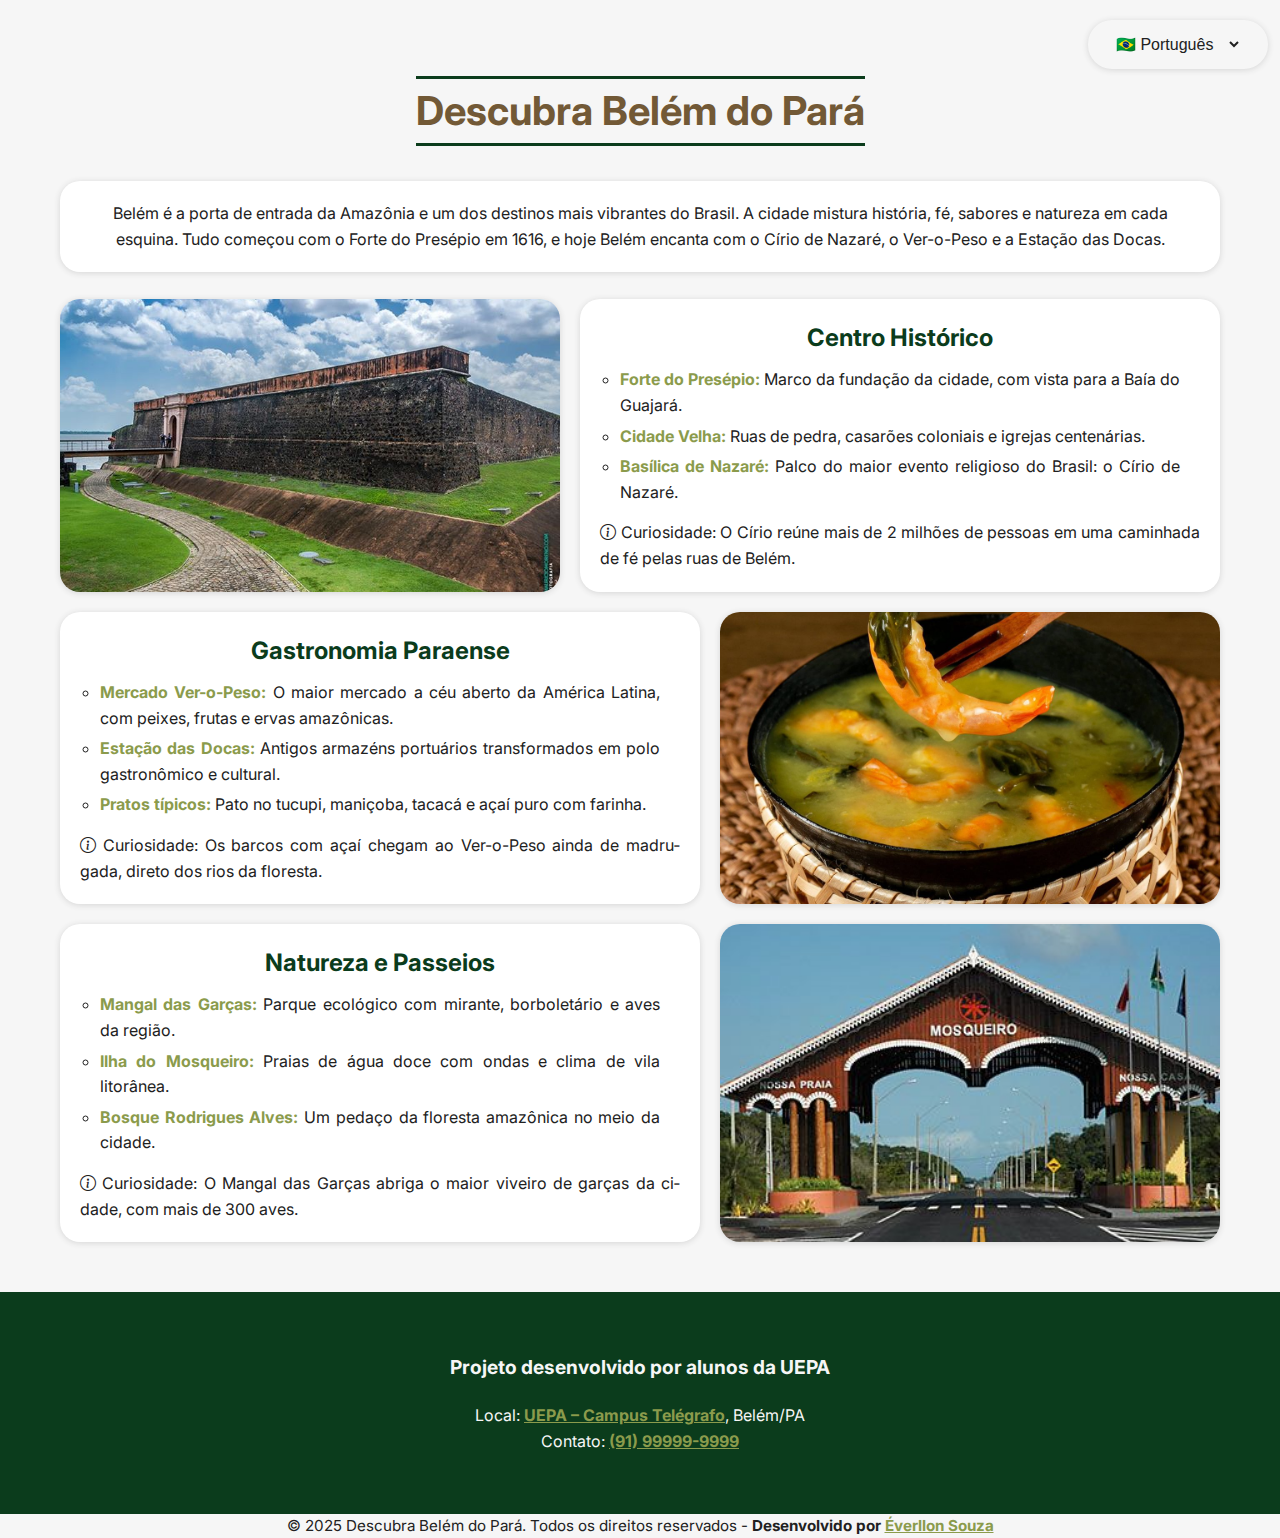
<file: index.html>
<!DOCTYPE html>
<html lang="pt-br">
<head>
  <meta charset="UTF-8">
  <meta name="viewport" content="width=device-width, initial-scale=1.0">
  <title>Descubra Belém do Pará</title>

  <!-- Link para o CSS -->
  <link rel="stylesheet" href="styles/style.css">

  <!-- Favicon -->
  <link rel="icon" type="image/png" href="img/logo-favicon.png">

  <!-- CDN Bootstrap Icons -->
  <link rel="stylesheet" href="https://cdn.jsdelivr.net/npm/bootstrap-icons@1.5.0/font/bootstrap-icons.css">

</head>
<body>

  <!-- 🌍 Seletor de Idioma -->
  <div id="seletor-idioma" class="container_seletor-idioma">
    <select id="idioma" onchange="mudarIdioma(this.value)">
      <option value="index.html">🇧🇷 Português</option>
      <option value="index-en.html">🇺🇸 English</option>
      <option value="index-es.html">🇪🇸 Español</option>
      <option value="index-zh.html">🇨🇳 中文</option>
    </select>
  </div>

  <!-- HEADER -->
  <header class="container">
    <h1>Descubra Belém do Pará</h1>

    <p>
      Belém é a porta de entrada da Amazônia e um dos destinos mais vibrantes do Brasil.  
      A cidade mistura história, fé, sabores e natureza em cada esquina.  
      Tudo começou com o Forte do Presépio em 1616, e hoje Belém encanta com o Círio de Nazaré, o Ver-o-Peso e a Estação das Docas.
    </p>
  </header>

  <!-- ATRATIVOS TURÍSTICOS -->
  <main class="container">
    <!-- IMG 1 -->
    <section class="image-card1"></section>
    <!-- imagem do forte do presépio aparecerá -->
    </section>

    <!-- CARD 1 -->
    <section class="atrativo">
      <h2>Centro Histórico</h2>

      <ul>
        <li><strong>Forte do Presépio:</strong> Marco da fundação da cidade, com vista para a Baía do Guajará.</li>
        <li><strong>Cidade Velha:</strong> Ruas de pedra, casarões coloniais e igrejas centenárias.</li>
        <li><strong>Basílica de Nazaré:</strong> Palco do maior evento religioso do Brasil: o Círio de Nazaré.</li>
      </ul>

      <p><i class="bi bi-info-circle"></i> Curiosidade: O Círio reúne mais de 2 milhões de pessoas em uma caminhada de fé pelas ruas de Belém.</p>
    </section>

    <!-- CARD 2 -->
    <section class="atrativo">
      <h2>Gastronomia Paraense</h2>

      <ul>
        <li><strong>Mercado Ver-o-Peso:</strong> O maior mercado a céu aberto da América Latina, com peixes, frutas e ervas amazônicas.</li>
        <li><strong>Estação das Docas:</strong> Antigos armazéns portuários transformados em polo gastronômico e cultural.</li>
        <li><strong>Pratos típicos:</strong> Pato no tucupi, maniçoba, tacacá e açaí puro com farinha.</li>
      </ul>

      <p><i class="bi bi-info-circle"></i> Curiosidade: Os barcos com açaí chegam ao Ver-o-Peso ainda de madrugada, direto dos rios da floresta.</p>
    </section>

    <!-- IMG 2  -->
    <section class="image-card2"></section>
      <!-- imagem do tacacá aparecerá -->
    </section>

    <!-- CARD 3 -->
    <section class="atrativo">
      <h2>Natureza e Passeios</h2>

      <ul>
        <li><strong>Mangal das Garças:</strong> Parque ecológico com mirante, borboletário e aves da região.</li>
        <li><strong>Ilha do Mosqueiro:</strong> Praias de água doce com ondas e clima de vila litorânea.</li>
        <li><strong>Bosque Rodrigues Alves:</strong> Um pedaço da floresta amazônica no meio da cidade.</li>
      </ul>

      <p><i class="bi bi-info-circle"></i> Curiosidade: O Mangal das Garças abriga o maior viveiro de garças da cidade, com mais de 300 aves.</p>
    </section>

    <!-- IMG 3 -->
    <section class="image-card3">
      <!-- imagem do mangal aparecerá -->
    </section>

  </main>

  <!-- FOOTER -->
  <footer>
    <h3>Projeto desenvolvido por alunos da UEPA</h3>

    <p>Local: <a href="https://www.google.com/maps?q=UEPA+Telegrafo" target="_blank">UEPA – Campus Telégrafo</a>, Belém/PA</p>

    <p>Contato: <a href="https://wa.me/5591999999999" target="_blank">(91) 99999-9999</a></p>
  </footer>

  <span>
    <p>
      © 2025 Descubra Belém do Pará. Todos os direitos reservados - <strong>Desenvolvido por <a href="https://github.com/deveverllon">Éverllon Souza</a></strong>
    </p>
  </span>

  <!-- JS: Redirecionamento de idioma -->
  <script>
    function mudarIdioma(pagina) {
      window.location.href = pagina;
    }
  </script>

</body>
</html>
</file>
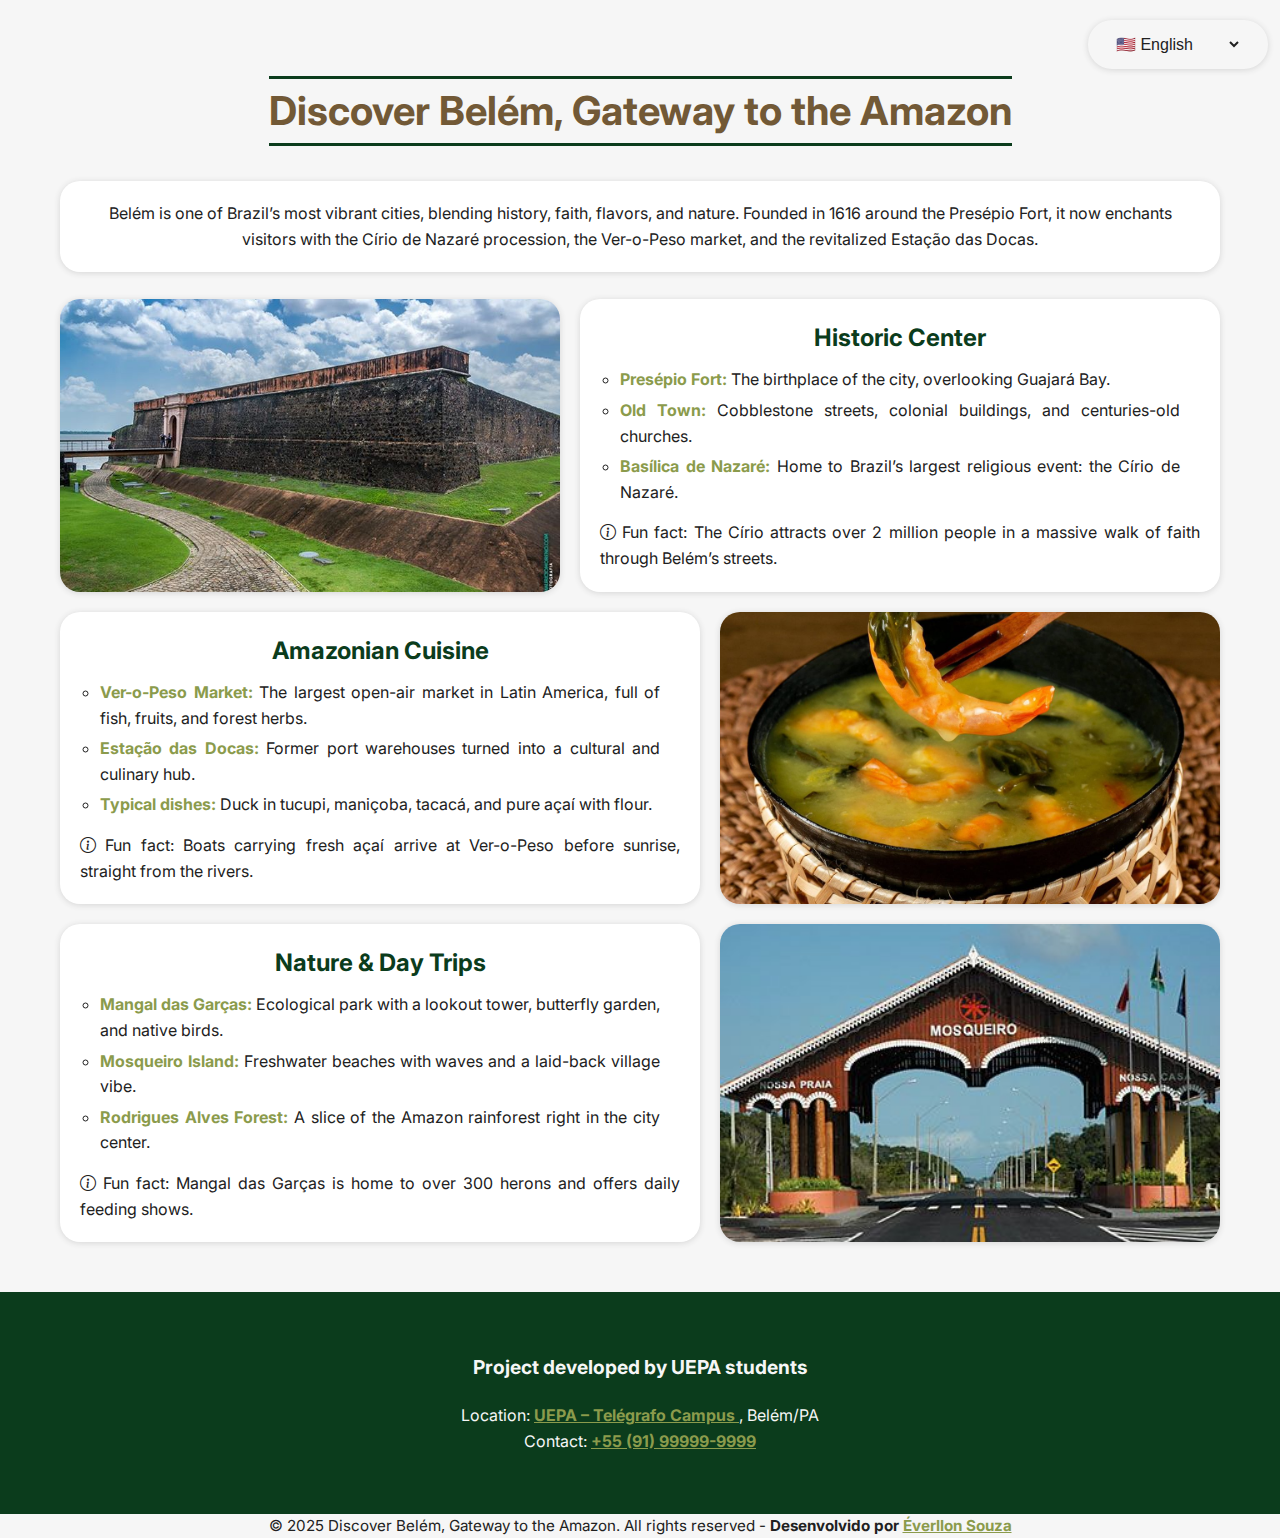
<file: index-en.html>
<!DOCTYPE html>
<html lang="en">
<head>
  <meta charset="UTF-8" />
  <meta name="viewport" content="width=device-width, initial-scale=1.0" />
  <title>Discover Belém, Gateway to the Amazon</title>

  <!-- Link para o CSS -->
  <link rel="stylesheet" href="styles/style.css" />

  <!-- Favicon -->
    <link rel="icon" type="image/png" href="img/logo-favicon.png">

  <!-- CDN Bootstrap Icons -->
  <link rel="stylesheet" href="https://cdn.jsdelivr.net/npm/bootstrap-icons@1.5.0/font/bootstrap-icons.css" />
</head>
<body>
  <!-- 🌍 Language Selector -->
  <div id="language-selector" class="container_seletor-idioma">
    <select id="language" onchange="switchLanguage(this.value)">
      <option value="index-en.html">🇺🇸 English</option>
      <option value="index.html">🇧🇷 Portuguese</option>
      <option value="index-es.html">🇪🇸 Spanish</option>
      <option value="index-zh.html">🇨🇳 Chinese</option>
    </select>
  </div>

  <!-- HEADER -->
  <header class="container">
    <h1>Discover Belém, Gateway to the Amazon</h1>

    <p>
      Belém is one of Brazil’s most vibrant cities, blending history, faith,
      flavors, and nature. Founded in 1616 around the Presépio Fort, it now
      enchants visitors with the Círio de Nazaré procession, the Ver-o-Peso
      market, and the revitalized Estação das Docas.
    </p>
  </header>

  <!-- TOURIST ATTRACTIONS -->
  <main class="container">
    <!-- IMG 1 -->
    <section class="image-card1">
      <!-- imagem do forte do presépio aparecerá -->
    </section>

    <!-- CARD 1 -->
    <section class="atrativo">
      <h2>Historic Center</h2>
      <ul>
        <li>
          <strong>Presépio Fort:</strong> The birthplace of the city,
          overlooking Guajará Bay.
        </li>

        <li>
          <strong>Old Town:</strong> Cobblestone streets, colonial buildings,
          and centuries-old churches.
        </li>

        <li>
          <strong>Basílica de Nazaré:</strong> Home to Brazil’s largest
          religious event: the Círio de Nazaré.
        </li>
      </ul>

      <p>
        <i class="bi bi-info-circle"></i>
        Fun fact: The Círio attracts over 2 million people in a massive walk
        of faith through Belém’s streets.
      </p>
    </section>

    <!-- CARD 2 -->
    <section class="atrativo">
      <h2>Amazonian Cuisine</h2>
      
      <ul>
        <li>
          <strong>Ver-o-Peso Market:</strong> The largest open-air market in
          Latin America, full of fish, fruits, and forest herbs.
        </li>
        <li>
          <strong>Estação das Docas:</strong> Former port warehouses turned
          into a cultural and culinary hub.
        </li>
        <li>
          <strong>Typical dishes:</strong> Duck in tucupi, maniçoba, tacacá,
          and pure açaí with flour.
        </li>
      </ul>
      <p>
        <i class="bi bi-info-circle"></i>
        Fun fact: Boats carrying fresh açaí arrive at Ver-o-Peso before
        sunrise, straight from the rivers.
      </p>
    </section>

    <!-- IMG 2  -->
    <section class="image-card2">
      <!-- imagem do tacacá aparecerá -->
    </section>

    <!-- CARD 3 -->
    <section class="atrativo">
      <h2>Nature & Day Trips</h2>
      <ul>
        <li>
          <strong>Mangal das Garças:</strong> Ecological park with a lookout
          tower, butterfly garden, and native birds.
        </li>
        <li>
          <strong>Mosqueiro Island:</strong> Freshwater beaches with waves and
          a laid-back village vibe.
        </li>
        <li>
          <strong>Rodrigues Alves Forest:</strong> A slice of the Amazon
          rainforest right in the city center.
        </li>
      </ul>
      <p>
        <i class="bi bi-info-circle"></i>
        Fun fact: Mangal das Garças is home to over 300 herons and offers
        daily feeding shows.
      </p>
    </section>

    <!-- IMG 3 -->
    <section class="image-card3">
      <!-- imagem do mangal aparecerá -->
    </section>
  </main>

  <!-- FOOTER -->
  <footer>
    <h3>Project developed by UEPA students</h3>
    <p>
      Location:
      <a href="https://www.google.com/maps?q=UEPA+Telegrafo" target="_blank">
        UEPA – Telégrafo Campus
      </a>, Belém/PA
    </p>
    <p>
      Contact:
      <a href="https://wa.me/5591999999999" target="_blank">
        +55 (91) 99999-9999
      </a>
    </p>
  </footer>

    <span>
      <p>
        © 2025 Discover Belém, Gateway to the Amazon. All rights reserved -
        <strong>Desenvolvido por <a href="https://github.com/deveverllon">Éverllon Souza</a></strong>
      </p>
    </span>

  <!-- JS: Language Switch -->
  <script>
    function switchLanguage(page) {
      window.location.href = page;
    }
  </script>
</body>
</html>
</file>
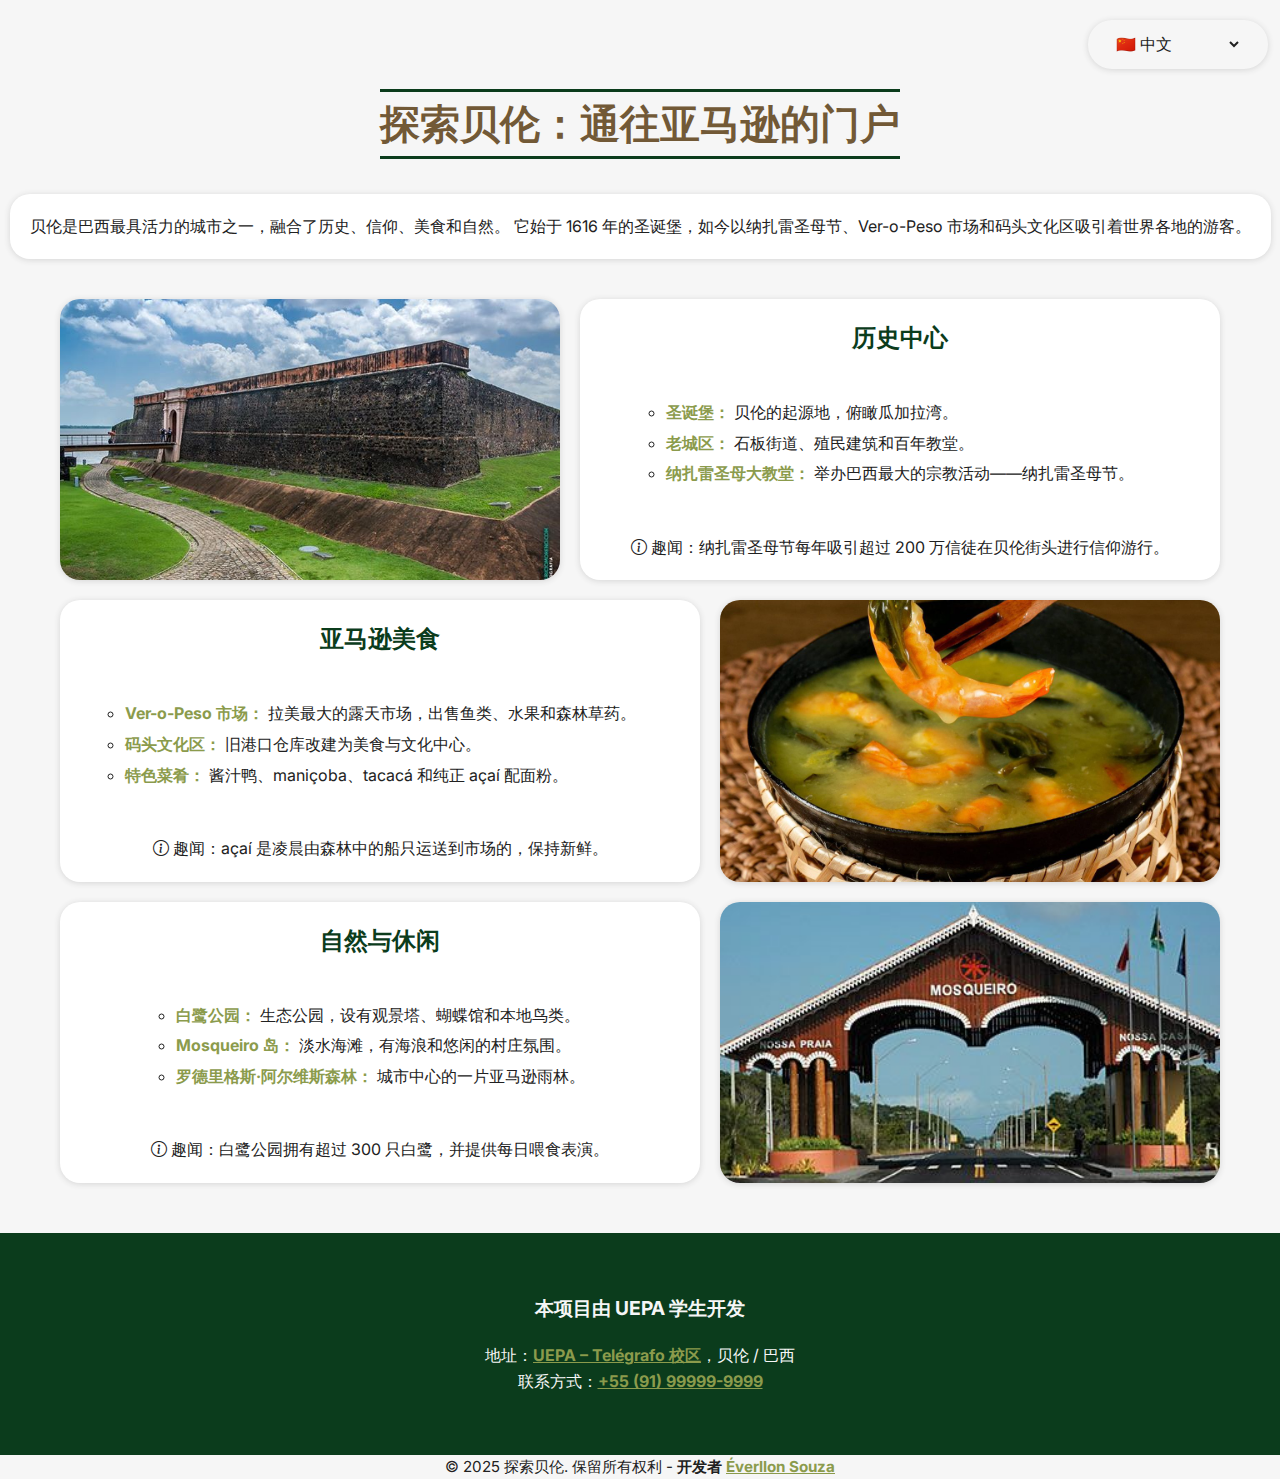
<file: index-zh.html>
<!DOCTYPE html>
<html lang="zh">
  <head>
    <meta charset="UTF-8" />
    <meta name="viewport" content="width=device-width, initial-scale=1.0" />
    <title>探索贝伦：通往亚马逊的门户</title>

    <!-- Link para o CSS -->
    <link rel="stylesheet" href="styles/style.css" />

    <!-- Favicon -->
      <link rel="icon" type="image/png" href="img/logo-favicon.png">

    <!-- CDN Bootstrap Icons -->
    <link
      rel="stylesheet"
      href="https://cdn.jsdelivr.net/npm/bootstrap-icons@1.5.0/font/bootstrap-icons.css"
    />
  </head>
  <body>
    <!-- 🌍 语言选择器 -->
    <div id="language-selector" class="container_seletor-idioma">
      <select id="language" onchange="switchLanguage(this.value)">
        <option value="index-zh.html">🇨🇳 中文</option>
        <option value="index.html">🇧🇷 葡萄牙语</option>
        <option value="index-en.html">🇺🇸 英语</option>
        <option value="index-es.html">🇪🇸 西班牙语</option>
      </select>
    </div>

    <!-- HEADER -->
    <header>
      <h1>探索贝伦：通往亚马逊的门户</h1>
      <p>
        贝伦是巴西最具活力的城市之一，融合了历史、信仰、美食和自然。 它始于 1616
        年的圣诞堡，如今以纳扎雷圣母节、Ver-o-Peso
        市场和码头文化区吸引着世界各地的游客。
      </p>
    </header>

    <!-- 旅游景点 -->
    <main class="container">
      <!-- IMG 1 -->
    <section class="image-card1"></section>
    <!-- imagem do forte do presépio aparecerá -->
    </section>

    <!-- CARD 1 -->
      <section class="atrativo">
      <h2>历史中心</h2>

      <ul>
        <li><strong>圣诞堡：</strong> 贝伦的起源地，俯瞰瓜加拉湾。</li>
        <li><strong>老城区：</strong> 石板街道、殖民建筑和百年教堂。</li>
        <li>
          <strong>纳扎雷圣母大教堂：</strong>
          举办巴西最大的宗教活动——纳扎雷圣母节。
        </li>
      </ul>

      <p><i class="bi bi-info-circle"></i> 趣闻：纳扎雷圣母节每年吸引超过 200 万信徒在贝伦街头进行信仰游行。</p>
    </section>

    <!-- Card 2 -->
    <section class="atrativo">
      <h2>亚马逊美食</h2>

      <ul>
        <li>
          <strong>Ver-o-Peso 市场：</strong>
          拉美最大的露天市场，出售鱼类、水果和森林草药。
        </li>
        <li><strong>码头文化区：</strong> 旧港口仓库改建为美食与文化中心。</li>
        <li>
          <strong>特色菜肴：</strong> 酱汁鸭、maniçoba、tacacá 和纯正 açaí
          配面粉。
        </li>
      </ul>

      <p><i class="bi bi-info-circle"></i> 趣闻：açaí 是凌晨由森林中的船只运送到市场的，保持新鲜。</p>
    </section>

     <!-- IMG 2  -->
    <section class="image-card2"></section>
      <!-- imagem do tacacá aparecerá -->
    </section>

    <!-- Card 3 -->
    <section class="atrativo">
      <h2>自然与休闲</h2>

      <ul>
        <li>
          <strong>白鹭公园：</strong> 生态公园，设有观景塔、蝴蝶馆和本地鸟类。
        </li>
        <li>
          <strong>Mosqueiro 岛：</strong> 淡水海滩，有海浪和悠闲的村庄氛围。
        </li>
        <li>
          <strong>罗德里格斯·阿尔维斯森林：</strong> 城市中心的一片亚马逊雨林。
        </li>
      </ul>

      <p><i class="bi bi-info-circle"></i> 趣闻：白鹭公园拥有超过 300 只白鹭，并提供每日喂食表演。</p>
    </section>

    <!-- IMG 3 -->
    <section class="image-card3">
      <!-- imagem do mangal aparecerá -->
    </section>

    </main>

    <!-- FOOTER -->
    <footer>
      <h3>本项目由 UEPA 学生开发</h3>
      <p>
        地址：<a
          href="https://www.google.com/maps?q=UEPA+Telegrafo"
          target="_blank"
          >UEPA – Telégrafo 校区</a
        >，贝伦 / 巴西
      </p>
      <p>
        联系方式：<a href="https://wa.me/5591999999999" target="_blank"
          >+55 (91) 99999-9999</a
        >
      </p>
    </footer>

    <span>
    <p>
      © 2025 探索贝伦. 保留所有权利 - <strong>开发者 <a href="https://github.com/deveverllon">Éverllon Souza</a></strong>
    </p>
  </span>

    <!-- JS：语言切换 -->
    <script>
      function switchLanguage(page) {
        window.location.href = page;
      }
    </script>
  </body>
</html>
</file>
<file: styles/style.css>
@import url("https://fonts.googleapis.com/css2?family=Inter:wght@400;700&display=swap");

* {
  margin: 0;
  padding: 0;
  box-sizing: border-box;
  list-style: none;
}

:root {
  /* Variáveis de Cores */
  --backgroundColor: #f6f6f6;
  --colorPrimary: #725936;
  --colorSecondary: #0b3c1c;
  --colorTertiary: #8b9b4c;
  --colorQuaternary: #fea000;
  --colorBlack: #212121;
  --h1-font-size: 2.5rem;

  /* Variáveis para tamanho do texto */
  --h2-font-size: 2rem;
  --h3-font-size: 1.5rem;
  --h4-font-size: 1.2rem;
  --h5-font-size: 1.2rem;
  --h6-font-size: 1rem;
  --p-font-size: 1rem;
}

body {
  background-color: var(--backgroundColor);
  color: var(--colorBlack);
  font-family: Arial, sans-serif;
  line-height: 1.6;
  font-family: "Inter", sans-serif;
}

.container {
  max-width: 1200px;
  margin: 0 auto;
  padding: 0 20px;
}



.container_seletor-idioma {
  display: flex;
  align-items: center;
  position: relative;
  z-index: 10;
  top: 20px;
  right: -85%;
  gap: 14px;
  padding: 10px 16px;
  box-shadow: 0 1px 6px 0 rgba(51, 51, 51, 0.16);
  width: 180px;
  border-radius: 24px;
  cursor: pointer;
  
}

.container_seletor-idioma:hover {
  transition: transform 3s;
  background-color: #ffffff7d;
}

.container_seletor-idioma select {
  font-size: 1em;
  padding: 5px 8px;
  background-color: transparent;
  color: var(--cor-texto-white);
  width: 138px;
  transition: border-color 0.2s;
  cursor: pointer;
  outline: none;
  border: none;
}

.container_seletor-idioma option {
  background-color: var(--color-fundo);
  color: var(--cor-texto-black);
}

/* RESPONSIVIDADE DA SEÇÃO DE IDIOMA NO TOPO DO SITE */
@media (max-width: 600px) {
  .container_seletor-idioma {
    position: static; /* Evita sobreposição em telas pequenas */
    justify-content: center;
    gap: 8px;
    padding: 7px 8px;
    border-radius: 0px;
    width: 100%;
  }

  .container_seletor-idioma select {
    width: 150px;
    font-size: 0.95em;
    padding: 4px 6px;
  }
}



/* Estilo do Cabeçalho */
header {
  padding: 20px 0;
  text-align: center;
  height: 250px;

  display: flex;
  flex-direction: column;
  justify-content: center;
  align-items: center;
  gap: 10px;
}

header h1 {
  font-size: var(--h1-font-size);
  color: var(--colorPrimary);
  border-top: 3px solid var(--colorSecondary);
  border-bottom: 3px solid var(--colorSecondary);
}

header p {
  box-shadow: 0 1px 6px 0 rgba(51, 51, 51, 0.16);
  background-color: white;
  color: var(--colorBlack);
  font-size: var(--p-font-size);
  border-radius: 20px;
  padding: 20px;
  margin-top: 25px;
}

/* Responsividade */
@media screen and (max-width: 768px) {
  header {
    height: auto;
  }
  header h1 {
    margin-top: 35px;
    font-size: 2rem;
  }

  header p {
    font-size: 0.9rem;
    margin: 25px 0;
  }

  .atrativo {
    flex: 1 1 100%;
  }
}

/* Estilo do Main */
main {
  display: flex;
  flex-wrap: wrap;
  justify-content: space-between;
  gap: 20px;
}


.atrativo {
  background-color: white;
  border-radius: 20px;
  box-shadow: 0 1px 6px 0 rgba(51, 51, 51, 0.16);
  padding: 20px;
  flex: 1 1 calc(33% - 20px);
  min-width: 300px;
  display: flex;
  flex-direction: column;
  justify-content: space-between;
  align-items: center;
  gap: 10px;

  & h2 {
    font-size: var(--h3-font-size);
    color: var(--colorSecondary);
  }

  & ul {
    padding: 0 20px;
  }

  & ul > li {
    list-style: circle;
    margin-bottom: 5px;
    text-align: justify;
  }

  & ul > li > strong {
    color: var(--colorTertiary);
  }

  & p {
    text-align: justify;
    hyphens: auto;
  }
}

/* ========================================================================= */
/* IMAGEM DO FORTE DO PRESEPIO E BASÍLICA DE NAZARÉ */
.image-card1 {
  border-radius: 20px;
  box-shadow: 0 1px 6px 0 rgba(51, 51, 51, 0.16);

  background-image: url("../img/img-forte-section.jpg");
  background-size: cover;
  background-repeat: no-repeat;
  background-position: center;
  width: 500px;
  height: auto;
  aspect-ratio: 16/9; /* usar para manter a proporção da imagem */
  transition: background-image 0.3s ease;
  cursor: pointer;
}
.image-card1:hover {
  background-image: url("../img/img-basilica-section-hover.jpg");
}

/* IMAGEM DO TACACÁ e AÇAÍ */
.image-card2 {
  border-radius: 20px;
  box-shadow: 0 1px 6px 0 rgba(51, 51, 51, 0.16);

  background-image: url("../img/img-tacaca-section.jpg");
  background-size: cover;
  background-repeat: no-repeat;
  background-position: center;
  width: 500px;
  height: auto;
  aspect-ratio: 16/9; /* usar para manter a proporção da imagem */
  transition: background-image 0.3s ease;
  cursor: pointer;
}
.image-card2:hover {
  background-image: url("../img/img-acai-section-hover.jpg");
}

/* IMAGEM DO BOSQUE E MANGAL */
.image-card3 {
  border-radius: 20px;
  box-shadow: 0 1px 6px 0 rgba(51, 51, 51, 0.16);

  background-image: url("../img/img-mosqueiro-section.jpg");
  background-size: cover;
  background-repeat: no-repeat;
  background-position: center;
  width: 500px;
  height: auto;
  aspect-ratio: 16/9; /* usar para manter a proporção da imagem */
  transition: background-image 0.3s ease;
  cursor: pointer;
}
.image-card3:hover {
  background-image: url("../img/img-mangal-section-hover.jpg");
}

/* FOOTER */

footer {
  background-color: var(--colorSecondary);
  color: var(--backgroundColor);
  margin: 50px 0 0 0;
  padding: 60px 0;
  display: flex;
  flex-direction: column;
  align-items: center;

  & h3 {
    font-size: var(--h4-font-size);
    margin-bottom: 20px;
  }

  & p {
    font-size: var(--p-font-size);
    text-align: center;
  }

  & p > a {
    color: var(--colorTertiary);
    font-weight: bold;
    text-decoration: underline;
  }
}

span {
  text-align: center;
  width: 100%;
  font-size: 0.95em;
  word-break: break-word; /* quebra de linha em palavras longas */
  a {
    color: var(--colorTertiary);
    font-weight: bold;
    text-decoration: underline;
  }
}
</file>
